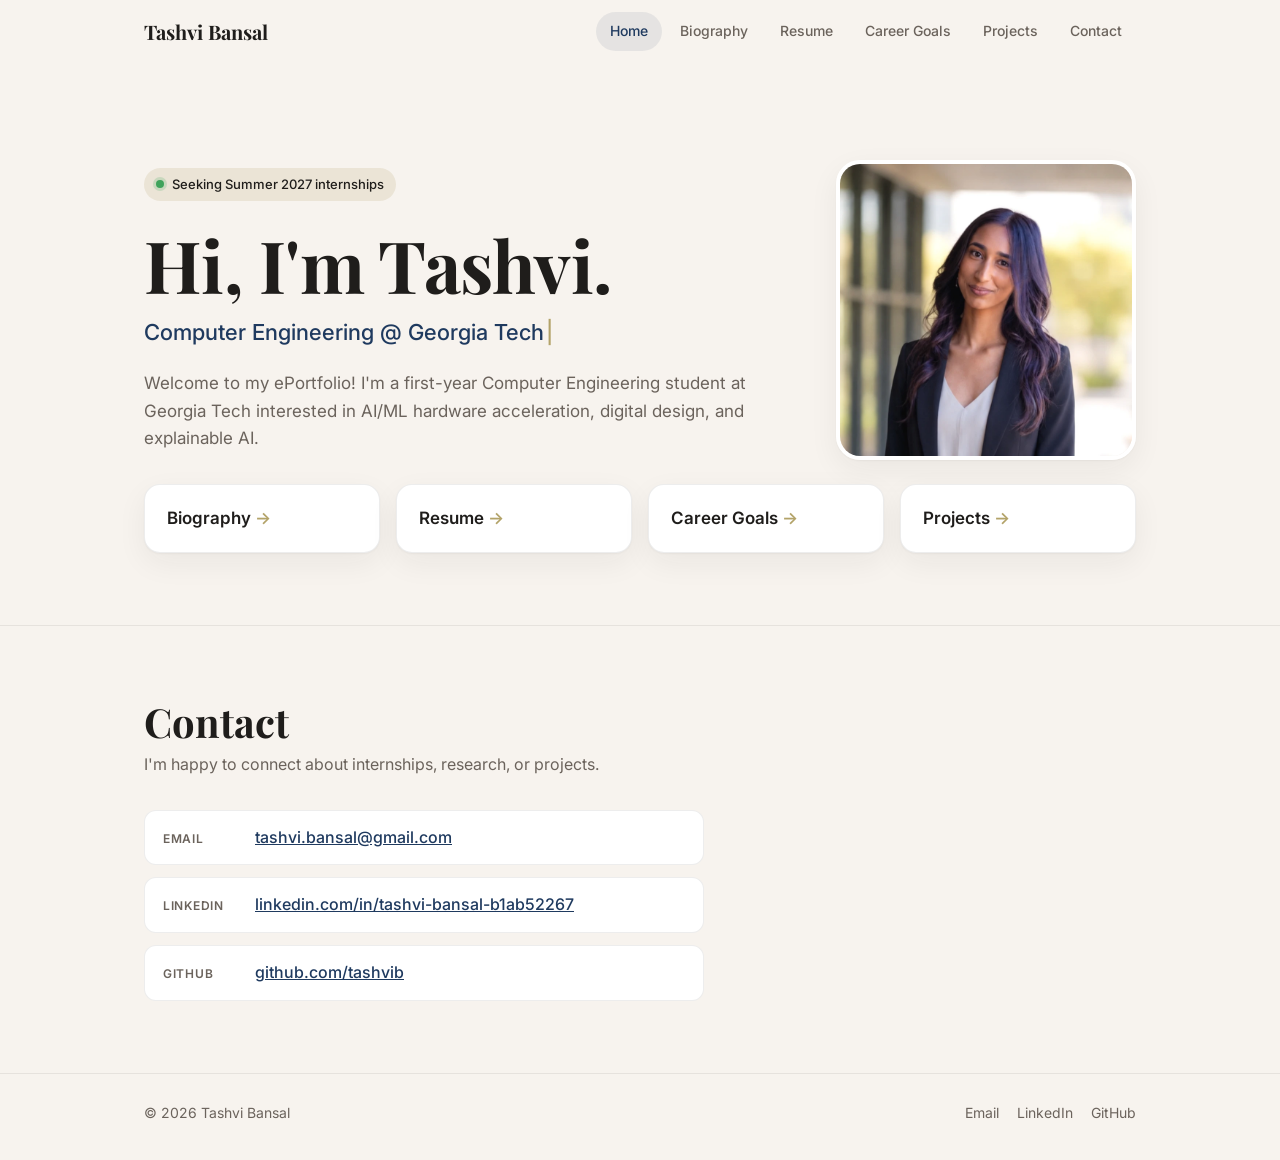
<file: index.html>
<!doctype html>
<html lang="en">
  <head>
    <meta charset="utf-8" />
    <meta name="viewport" content="width=device-width,initial-scale=1" />
    <title>Tashvi Bansal</title>
    <meta name="description" content="Tashvi Bansal, Computer Engineering student at Georgia Tech. ECE 1100 ePortfolio." />
    <link rel="preconnect" href="https://fonts.googleapis.com">
    <link rel="preconnect" href="https://fonts.gstatic.com" crossorigin>
    <link href="https://fonts.googleapis.com/css2?family=Playfair+Display:wght@600;700&family=Inter:wght@400;500;600&display=swap" rel="stylesheet">
    <link rel="stylesheet" href="styles.css?v=30">
  </head>
  <body>
    <header class="site-header">
      <div class="header-inner">
        <a class="brand" href="index.html">Tashvi Bansal</a>
        <nav class="site-nav" aria-label="Pages">
          <a href="index.html" aria-current="page" class="active">Home</a>
          <a href="bio.html">Biography</a>
          <a href="resume.html">Resume</a>
          <a href="goals.html">Career Goals</a>
          <a href="projects.html">Projects</a>
          <a href="index.html#contact">Contact</a>
        </nav>
      </div>
    </header>

    <main>
      <section class="hero">
        <div class="wrap">
          <div class="hero-grid">
          <div class="hero-text">
          <span class="badge">Seeking Summer 2027 internships</span>
          <h1 class="greeting">Hi, I'm Tashvi.</h1>
          <p class="typing" aria-label="Computer Engineering student, researcher, developer">
            <span id="typed-text">Computer Engineering @ Georgia Tech</span><span class="cursor" aria-hidden="true">|</span>
          </p>
          <p class="about-me">Welcome to my ePortfolio! I'm a first-year Computer Engineering student at Georgia Tech interested in AI/ML hardware acceleration, digital design, and explainable AI.</p>
          </div>
          <img class="headshot" src="assets/headshot.webp" alt="Portrait of Tashvi Bansal" width="800" height="800">
          </div>

          <nav class="tile-grid" aria-label="Explore">
            <a class="tile card" href="bio.html">
              <span class="tile-title">Biography</span>
            </a>
            <a class="tile card" href="resume.html">
              <span class="tile-title">Resume</span>
            </a>
            <a class="tile card" href="goals.html">
              <span class="tile-title">Career Goals</span>
            </a>
            <a class="tile card" href="projects.html">
              <span class="tile-title">Projects</span>
            </a>
          </nav>
        </div>
      </section>

      <section id="contact" class="section">
        <div class="wrap">
          <div class="section-head">
            <h2>Contact</h2>
            <p class="section-sub">I'm happy to connect about internships, research, or projects.</p>
          </div>
          <ul class="contact-list">
            <li><span class="contact-label">Email</span><a href="mailto:tashvi.bansal@gmail.com">tashvi.bansal@gmail.com</a></li>
            <li><span class="contact-label">LinkedIn</span><a href="https://www.linkedin.com/in/tashvi-bansal-b1ab52267" target="_blank" rel="noopener noreferrer">linkedin.com/in/tashvi-bansal-b1ab52267</a></li>
            <li><span class="contact-label">GitHub</span><a href="https://github.com/tashvib" target="_blank" rel="noopener noreferrer">github.com/tashvib</a></li>
          </ul>
        </div>
      </section>
    </main>

    <footer class="site-footer">
      <div class="wrap footer-inner">
        <p>© <span id="year"></span> Tashvi Bansal</p>
        <nav class="footer-links" aria-label="Contact">
          <a href="mailto:tashvi.bansal@gmail.com">Email</a>
          <a href="https://www.linkedin.com/in/tashvi-bansal-b1ab52267" target="_blank" rel="noopener noreferrer">LinkedIn</a>
          <a href="https://github.com/tashvib" target="_blank" rel="noopener noreferrer">GitHub</a>
        </nav>
      </div>
    </footer>

    <script src="site.js?v=30"></script>
    <script>
      (function(){
        const typed = document.getElementById('typed-text');
        if(!typed || window.matchMedia('(prefers-reduced-motion: reduce)').matches) return;
        const phrases = ["Computer Engineering @ Georgia Tech", "AI researcher", "Hardware enthusiast", "iOS developer"];
        const TYPING_SPEED = 70, DELETING_SPEED = 35, PAUSE = 2600;
        let phraseIndex = 0, charIndex = phrases[0].length, mode = 'deleting';
        function tick(){
          const current = phrases[phraseIndex];
          if(mode === 'typing'){
            if(charIndex < current.length){ typed.textContent = current.slice(0, ++charIndex); setTimeout(tick, TYPING_SPEED); }
            else { mode = 'deleting'; setTimeout(tick, PAUSE); }
          } else {
            if(charIndex > 0){ typed.textContent = current.slice(0, --charIndex); setTimeout(tick, DELETING_SPEED); }
            else { phraseIndex = (phraseIndex + 1) % phrases.length; mode = 'typing'; setTimeout(tick, TYPING_SPEED * 4); }
          }
        }
        setTimeout(tick, PAUSE);
      })();
    </script>
  </body>
</html>
</file>
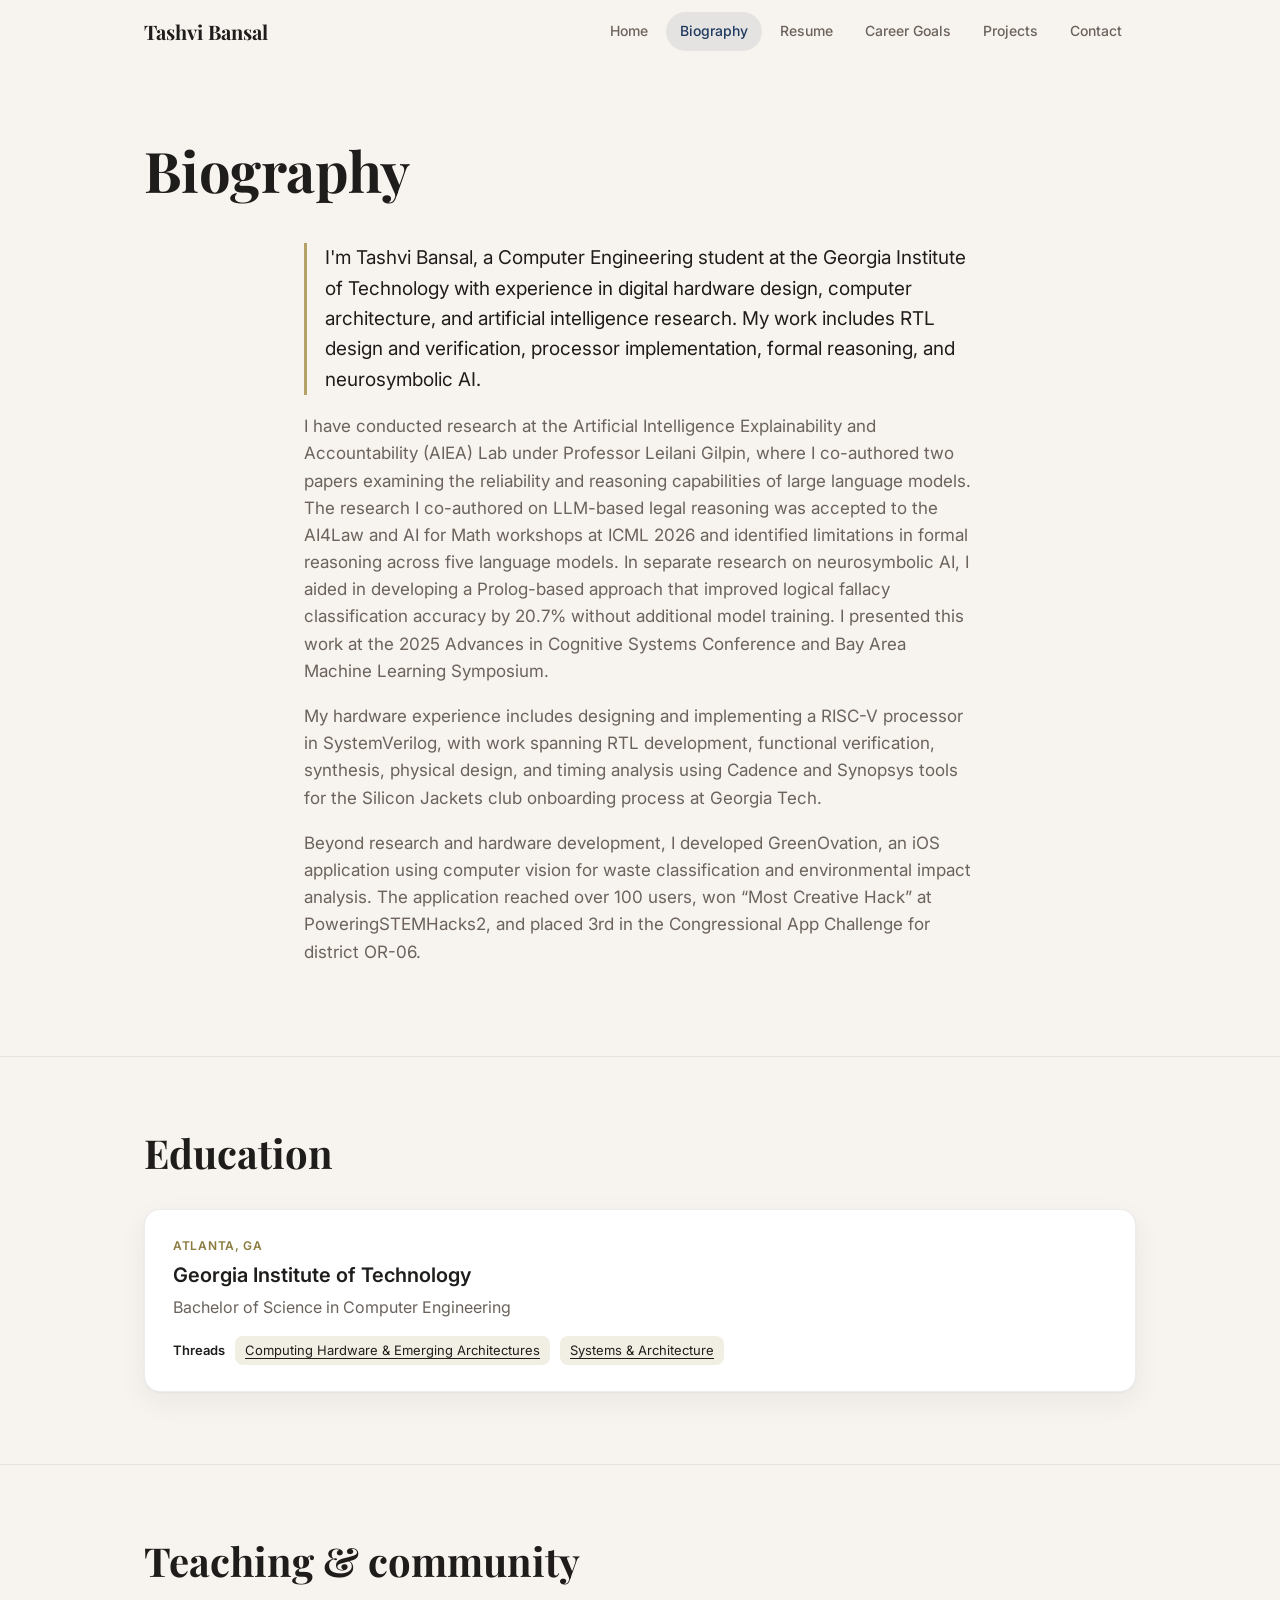
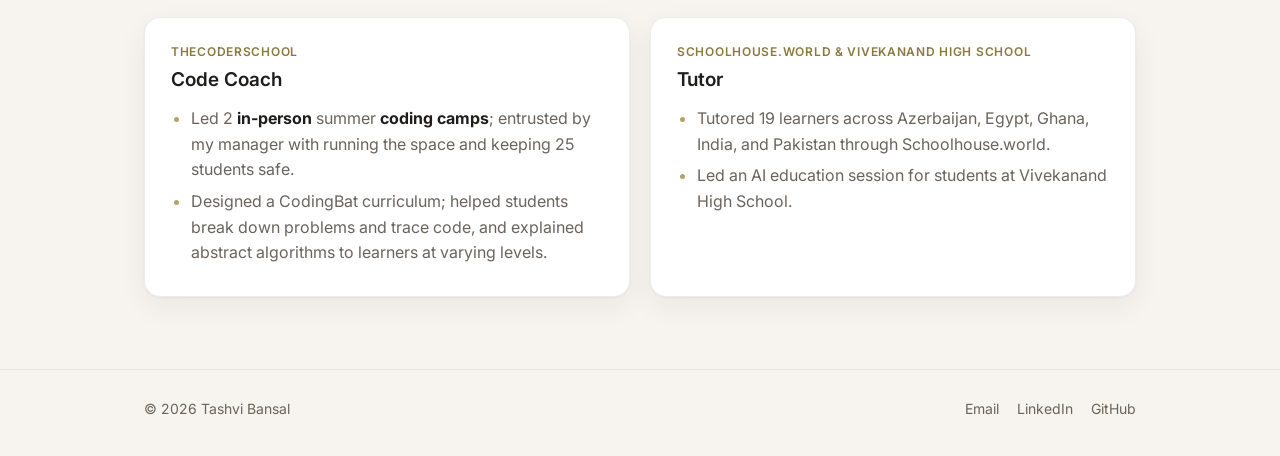
<file: bio.html>
<!doctype html>
<html lang="en">
  <head>
    <meta charset="utf-8" />
    <meta name="viewport" content="width=device-width,initial-scale=1" />
    <title>Biography | Tashvi Bansal</title>
    <meta name="description" content="Tashvi Bansal, Computer Engineering student at Georgia Tech. ECE 1100 ePortfolio." />
    <link rel="preconnect" href="https://fonts.googleapis.com">
    <link rel="preconnect" href="https://fonts.gstatic.com" crossorigin>
    <link href="https://fonts.googleapis.com/css2?family=Playfair+Display:wght@600;700&family=Inter:wght@400;500;600&display=swap" rel="stylesheet">
    <link rel="stylesheet" href="styles.css?v=30">
  </head>
  <body>
    <header class="site-header">
      <div class="header-inner">
        <a class="brand" href="index.html">Tashvi Bansal</a>
        <nav class="site-nav" aria-label="Pages">
          <a href="index.html">Home</a>
          <a href="bio.html" aria-current="page" class="active">Biography</a>
          <a href="resume.html">Resume</a>
          <a href="goals.html">Career Goals</a>
          <a href="projects.html">Projects</a>
          <a href="index.html#contact">Contact</a>
        </nav>
      </div>
    </header>

    <main>
      <section class="page-head">
        <div class="wrap">
          <h1 class="page-title">Biography</h1>
        </div>
      </section>
      <section class="section section-flush">
        <div class="wrap prose">
          <p class="lede">I'm Tashvi Bansal, a Computer Engineering student at the Georgia Institute of Technology with experience in digital hardware design, computer architecture, and artificial intelligence research. My work includes RTL design and verification, processor implementation, formal reasoning, and neurosymbolic AI.</p>

          <p>I have conducted research at the Artificial Intelligence Explainability and Accountability (AIEA) Lab under Professor Leilani Gilpin, where I co-authored two papers examining the reliability and reasoning capabilities of large language models. The research I co-authored on LLM-based legal reasoning was accepted to the AI4Law and AI for Math workshops at ICML 2026 and identified limitations in formal reasoning across five language models. In separate research on neurosymbolic AI, I aided in developing a Prolog-based approach that improved logical fallacy classification accuracy by 20.7% without additional model training. I presented this work at the 2025 Advances in Cognitive Systems Conference and Bay Area Machine Learning Symposium.</p>

          <p>My hardware experience includes designing and implementing a RISC-V processor in SystemVerilog, with work spanning RTL development, functional verification, synthesis, physical design, and timing analysis using Cadence and Synopsys tools for the Silicon Jackets club onboarding process at Georgia Tech.</p>

          <p>Beyond research and hardware development, I developed GreenOvation, an iOS application using computer vision for waste classification and environmental impact analysis. The application reached over 100 users, won &ldquo;Most Creative Hack&rdquo; at PoweringSTEMHacks2, and placed 3rd in the Congressional App Challenge for district OR-06.</p>
        </div>
      </section>

      <section class="section">
        <div class="wrap">
          <div class="section-head">
            <h2>Education</h2>
          </div>
          <article class="card research-card">
            <div class="eyebrow">Atlanta, GA</div>
            <h3 class="card-title">Georgia Institute of Technology</h3>
            <p class="card-text">Bachelor of Science in Computer Engineering</p>
            <div class="conferences">
              <span class="conf-label">Threads</span>
              <ul class="conf-list">
                <li><a href="https://ece.gatech.edu/computing-hardware-emerging-architectures-thread" target="_blank" rel="noopener noreferrer">Computing Hardware &amp; Emerging Architectures</a></li>
                <li><a href="https://ece.gatech.edu/systems-architecture-thread" target="_blank" rel="noopener noreferrer">Systems &amp; Architecture</a></li>
              </ul>
            </div>
          </article>
        </div>
      </section>

      <section class="section">
        <div class="wrap">
          <div class="section-head">
            <h2>Teaching &amp; community</h2>
          </div>
          <div id="community-list" class="community-grid"></div>
        </div>
      </section>
    </main>

    <footer class="site-footer">
      <div class="wrap footer-inner">
        <p>© <span id="year"></span> Tashvi Bansal</p>
        <nav class="footer-links" aria-label="Contact">
          <a href="mailto:tashvi.bansal@gmail.com">Email</a>
          <a href="https://www.linkedin.com/in/tashvi-bansal-b1ab52267" target="_blank" rel="noopener noreferrer">LinkedIn</a>
          <a href="https://github.com/tashvib" target="_blank" rel="noopener noreferrer">GitHub</a>
        </nav>
      </div>
    </footer>

    <script src="site.js?v=30"></script>
  </body>
</html>
</file>
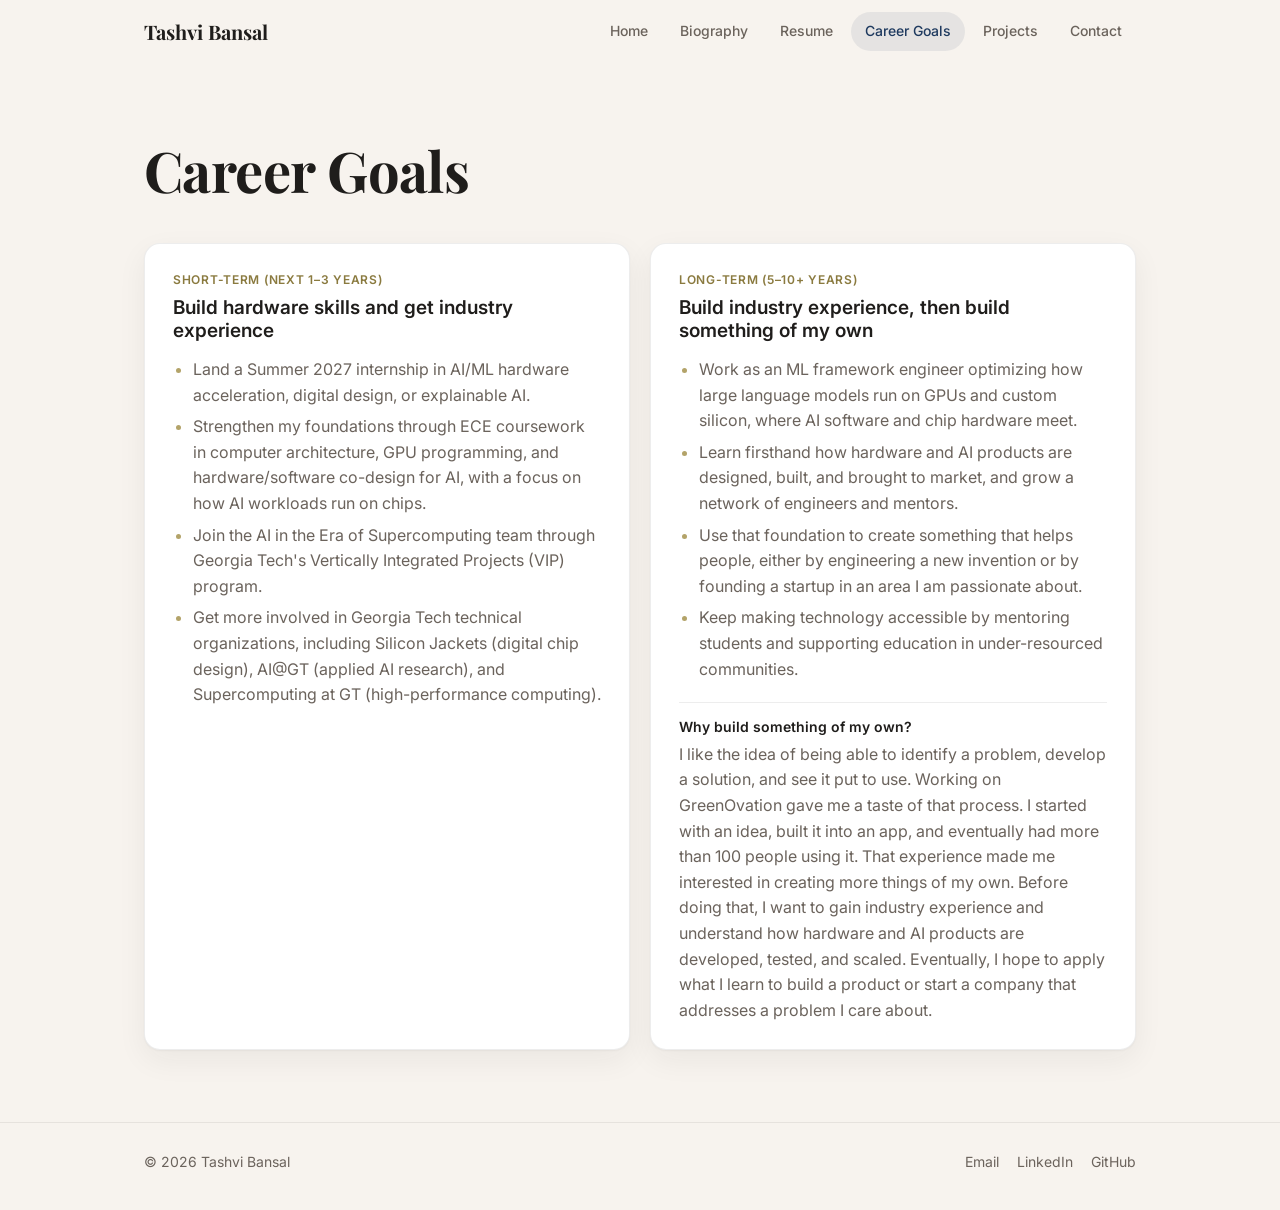
<file: goals.html>
<!doctype html>
<html lang="en">
  <head>
    <meta charset="utf-8" />
    <meta name="viewport" content="width=device-width,initial-scale=1" />
    <title>Career Goals | Tashvi Bansal</title>
    <meta name="description" content="Tashvi Bansal, Computer Engineering student at Georgia Tech. ECE 1100 ePortfolio." />
    <link rel="preconnect" href="https://fonts.googleapis.com">
    <link rel="preconnect" href="https://fonts.gstatic.com" crossorigin>
    <link href="https://fonts.googleapis.com/css2?family=Playfair+Display:wght@600;700&family=Inter:wght@400;500;600&display=swap" rel="stylesheet">
    <link rel="stylesheet" href="styles.css?v=30">
  </head>
  <body>
    <header class="site-header">
      <div class="header-inner">
        <a class="brand" href="index.html">Tashvi Bansal</a>
        <nav class="site-nav" aria-label="Pages">
          <a href="index.html">Home</a>
          <a href="bio.html">Biography</a>
          <a href="resume.html">Resume</a>
          <a href="goals.html" aria-current="page" class="active">Career Goals</a>
          <a href="projects.html">Projects</a>
          <a href="index.html#contact">Contact</a>
        </nav>
      </div>
    </header>

    <main>
      <section class="page-head">
        <div class="wrap">
          <h1 class="page-title">Career Goals</h1>
        </div>
      </section>
      <section class="section section-flush">
        <div class="wrap goals-grid">
          <article class="card goal-card">
            <div class="eyebrow">Short-term (next 1–3 years)</div>
            <h2 class="card-title">Build hardware skills and get industry experience</h2>
            <ul class="points">
              <li>Land a Summer 2027 internship in AI/ML hardware acceleration, digital design, or explainable AI.</li>
              <li>Strengthen my foundations through ECE coursework in computer architecture, GPU programming, and hardware/software co-design for AI, with a focus on how AI workloads run on chips.</li>
              <li>Join the AI in the Era of Supercomputing team through Georgia Tech's Vertically Integrated Projects (VIP) program.</li>
              <li>Get more involved in Georgia Tech technical organizations, including Silicon Jackets (digital chip design), AI@GT (applied AI research), and Supercomputing at GT (high-performance computing).</li>
            </ul>
          </article>

          <article class="card goal-card">
            <div class="eyebrow">Long-term (5–10+ years)</div>
            <h2 class="card-title">Build industry experience, then build something of my own</h2>
            <ul class="points">
              <li>Work as an ML framework engineer optimizing how large language models run on GPUs and custom silicon, where AI software and chip hardware meet.</li>
              <li>Learn firsthand how hardware and AI products are designed, built, and brought to market, and grow a network of engineers and mentors.</li>
              <li>Use that foundation to create something that helps people, either by engineering a new invention or by founding a startup in an area I am passionate about.</li>
              <li>Keep making technology accessible by mentoring students and supporting education in under-resourced communities.</li>
            </ul>
            <div class="goal-why">
              <h3 class="mini-head">Why build something of my own?</h3>
              <p>I like the idea of being able to identify a problem, develop a solution, and see it put to use. Working on GreenOvation gave me a taste of that process. I started with an idea, built it into an app, and eventually had more than 100 people using it. That experience made me interested in creating more things of my own. Before doing that, I want to gain industry experience and understand how hardware and AI products are developed, tested, and scaled. Eventually, I hope to apply what I learn to build a product or start a company that addresses a problem I care about.</p>
            </div>
          </article>
        </div>
      </section>
    </main>

    <footer class="site-footer">
      <div class="wrap footer-inner">
        <p>© <span id="year"></span> Tashvi Bansal</p>
        <nav class="footer-links" aria-label="Contact">
          <a href="mailto:tashvi.bansal@gmail.com">Email</a>
          <a href="https://www.linkedin.com/in/tashvi-bansal-b1ab52267" target="_blank" rel="noopener noreferrer">LinkedIn</a>
          <a href="https://github.com/tashvib" target="_blank" rel="noopener noreferrer">GitHub</a>
        </nav>
      </div>
    </footer>

    <script src="site.js?v=30"></script>
  </body>
</html>
</file>
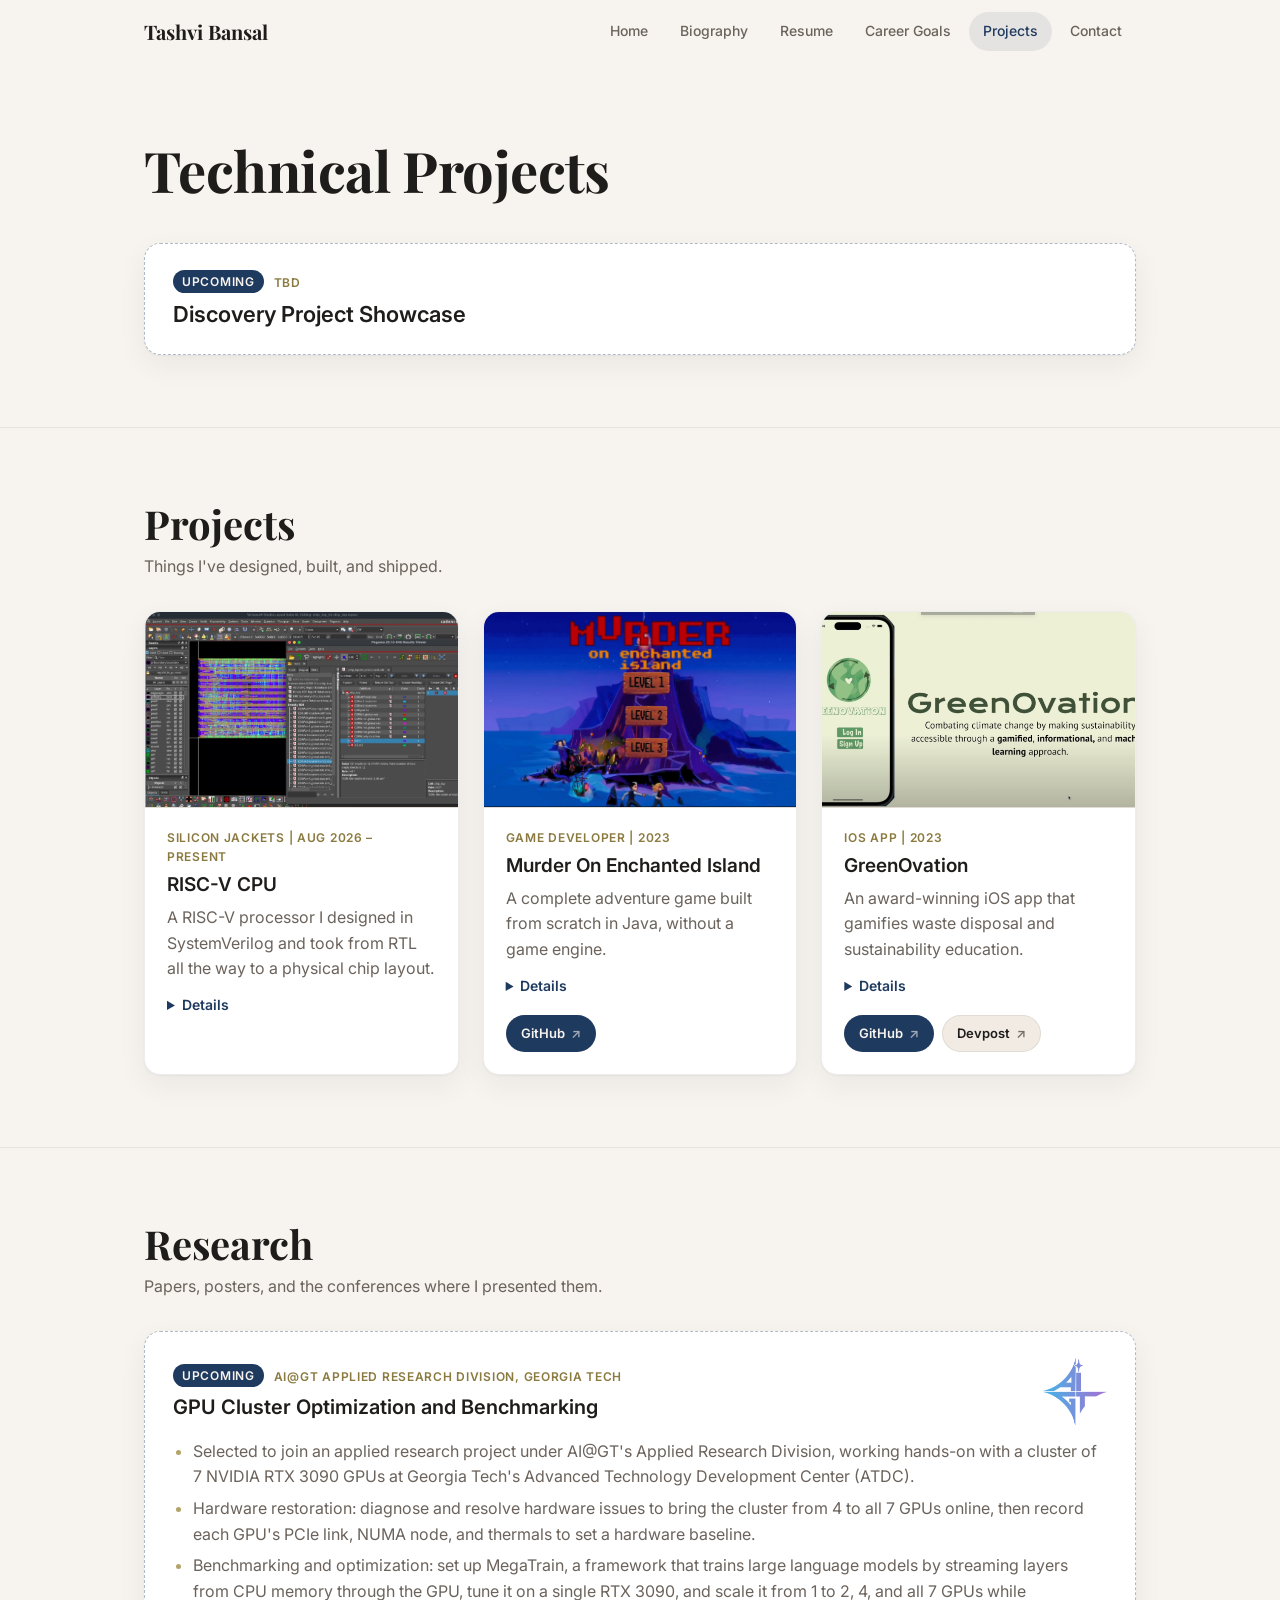
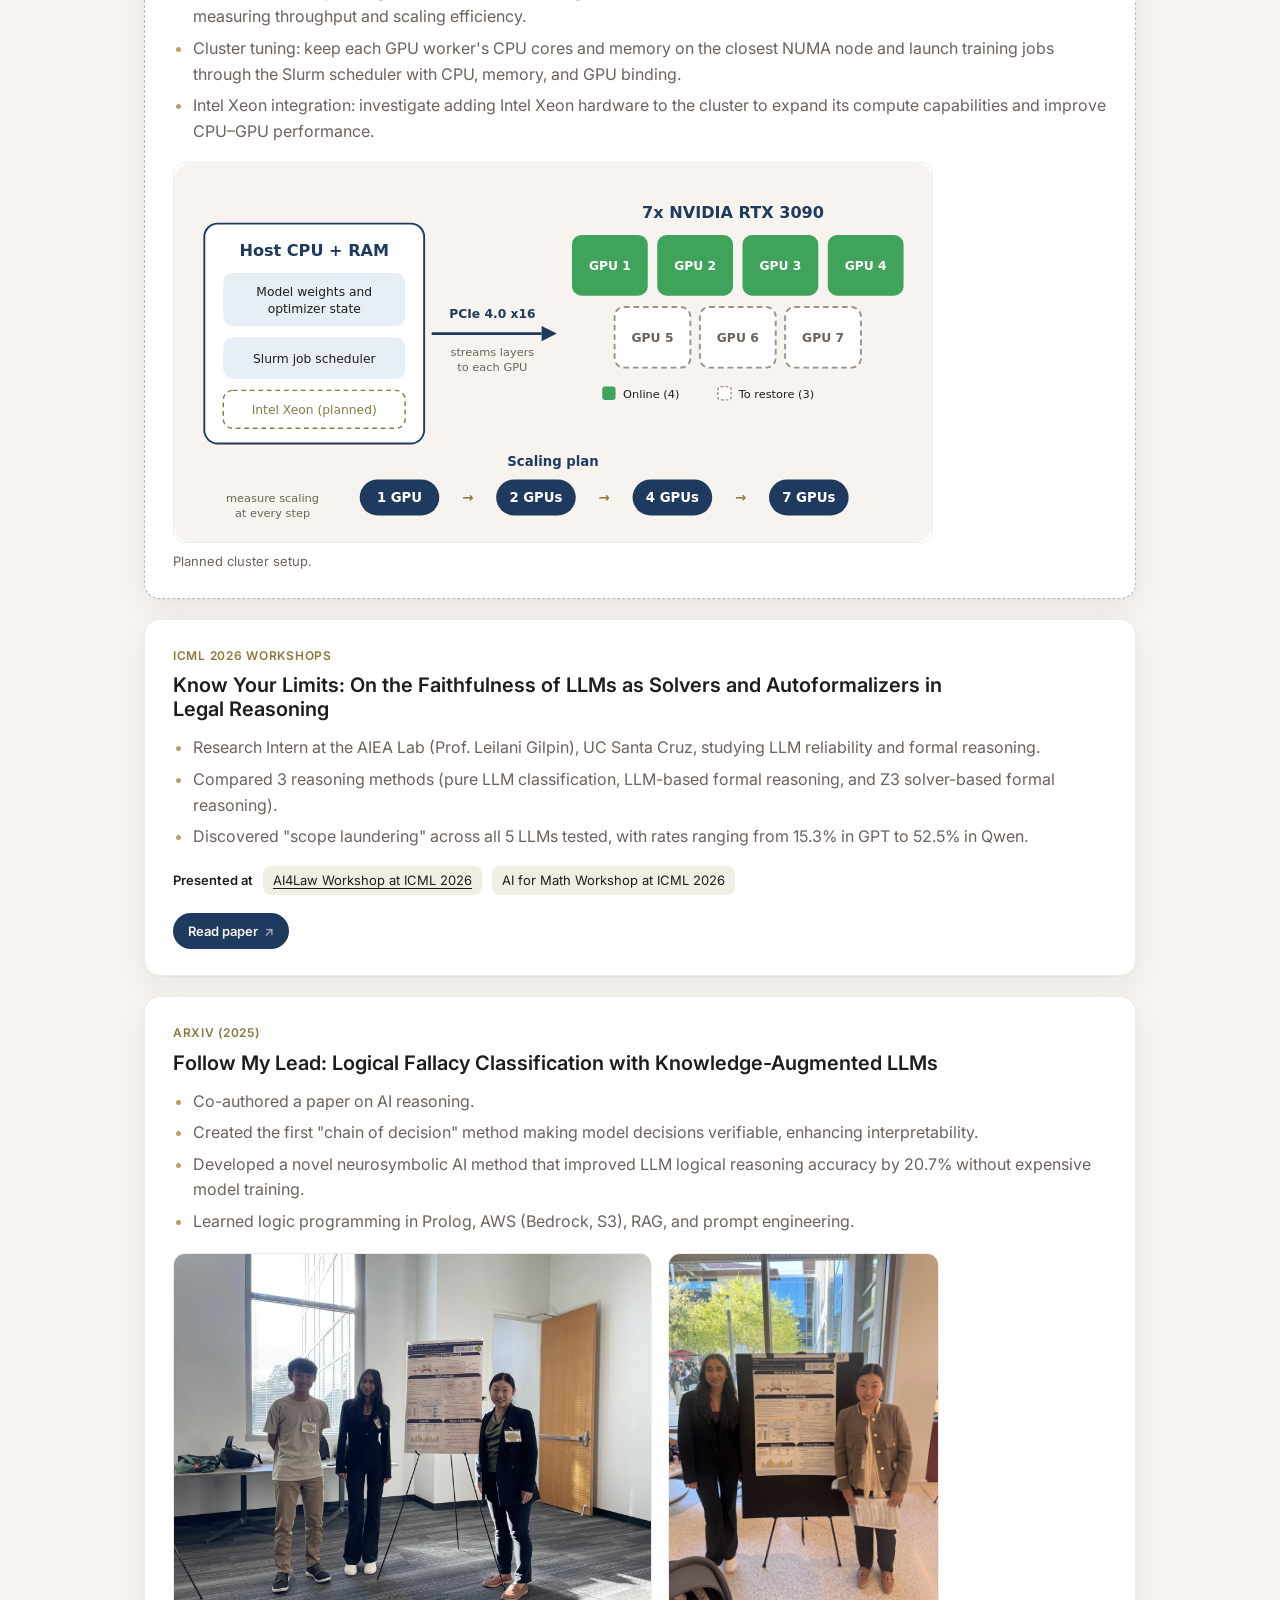
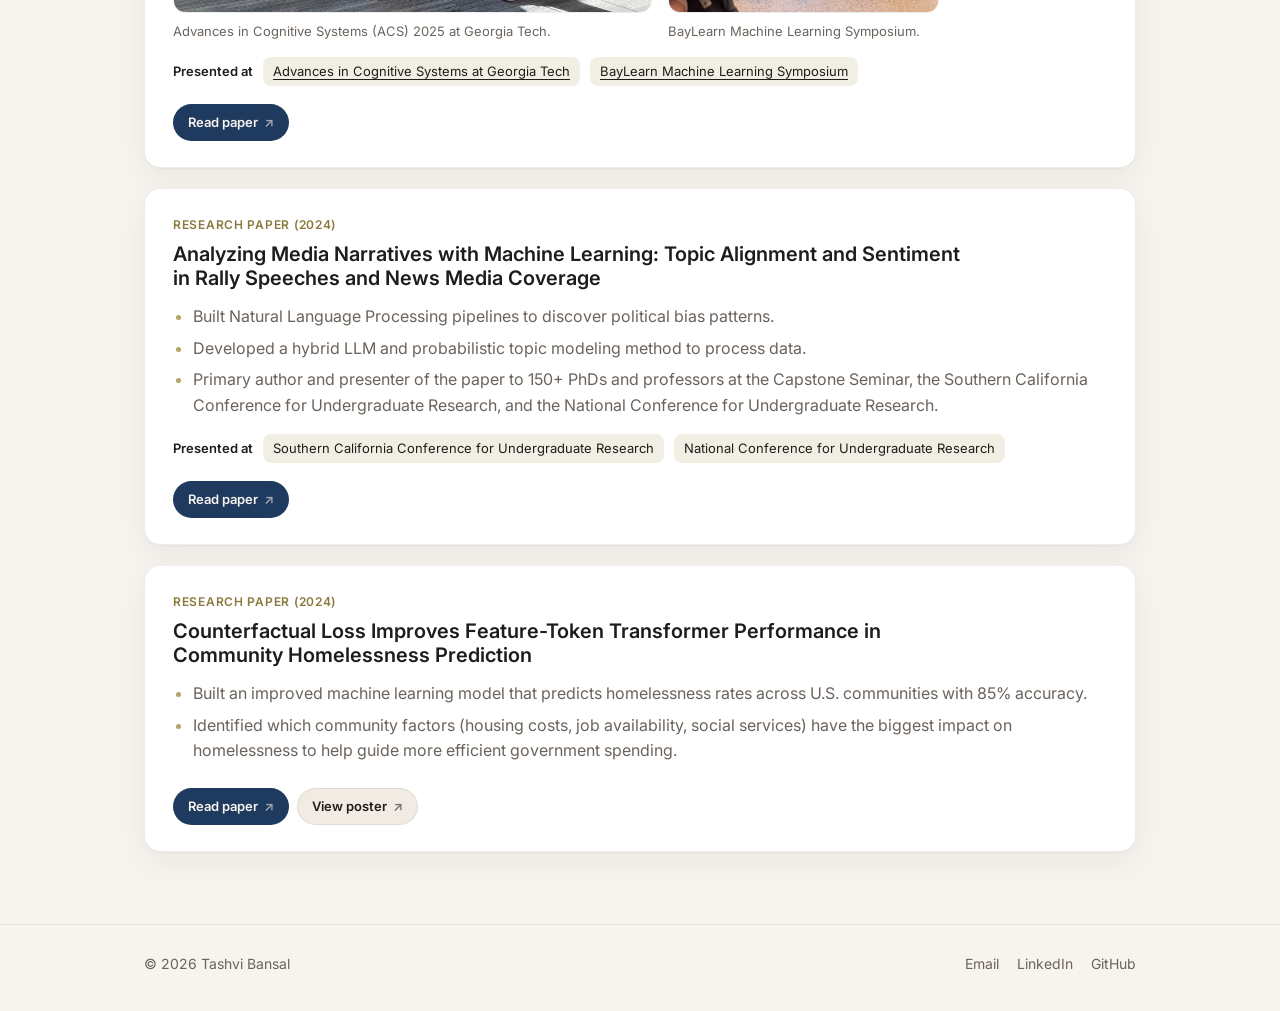
<file: projects.html>
<!doctype html>
<html lang="en">
  <head>
    <meta charset="utf-8" />
    <meta name="viewport" content="width=device-width,initial-scale=1" />
    <title>Projects | Tashvi Bansal</title>
    <meta name="description" content="Tashvi Bansal, Computer Engineering student at Georgia Tech. ECE 1100 ePortfolio." />
    <link rel="preconnect" href="https://fonts.googleapis.com">
    <link rel="preconnect" href="https://fonts.gstatic.com" crossorigin>
    <link href="https://fonts.googleapis.com/css2?family=Playfair+Display:wght@600;700&family=Inter:wght@400;500;600&display=swap" rel="stylesheet">
    <link rel="stylesheet" href="styles.css?v=30">
  </head>
  <body>
    <header class="site-header">
      <div class="header-inner">
        <a class="brand" href="index.html">Tashvi Bansal</a>
        <nav class="site-nav" aria-label="Pages">
          <a href="index.html">Home</a>
          <a href="bio.html">Biography</a>
          <a href="resume.html">Resume</a>
          <a href="goals.html">Career Goals</a>
          <a href="projects.html" aria-current="page" class="active">Projects</a>
          <a href="index.html#contact">Contact</a>
        </nav>
      </div>
    </header>

    <main>
      <section class="page-head">
        <div class="wrap">
          <h1 class="page-title">Technical Projects</h1>
        </div>
      </section>
      <section class="section section-flush">
        <div class="wrap">
          <div id="discovery-feature"></div>
        </div>
      </section>

      <section class="section">
        <div class="wrap">
          <div class="section-head">
            <h2>Projects</h2>
            <p class="section-sub">Things I've designed, built, and shipped.</p>
          </div>
          <div id="projects-list" class="projects-grid"></div>
        </div>
      </section>

      <section class="section">
        <div class="wrap">
          <div class="section-head">
            <h2>Research</h2>
            <p class="section-sub">Papers, posters, and the conferences where I presented them.</p>
          </div>
          <div id="research-list" class="stack"></div>
        </div>
      </section>
    </main>

    <footer class="site-footer">
      <div class="wrap footer-inner">
        <p>© <span id="year"></span> Tashvi Bansal</p>
        <nav class="footer-links" aria-label="Contact">
          <a href="mailto:tashvi.bansal@gmail.com">Email</a>
          <a href="https://www.linkedin.com/in/tashvi-bansal-b1ab52267" target="_blank" rel="noopener noreferrer">LinkedIn</a>
          <a href="https://github.com/tashvib" target="_blank" rel="noopener noreferrer">GitHub</a>
        </nav>
      </div>
    </footer>

    <script src="site.js?v=30"></script>
  </body>
</html>
</file>
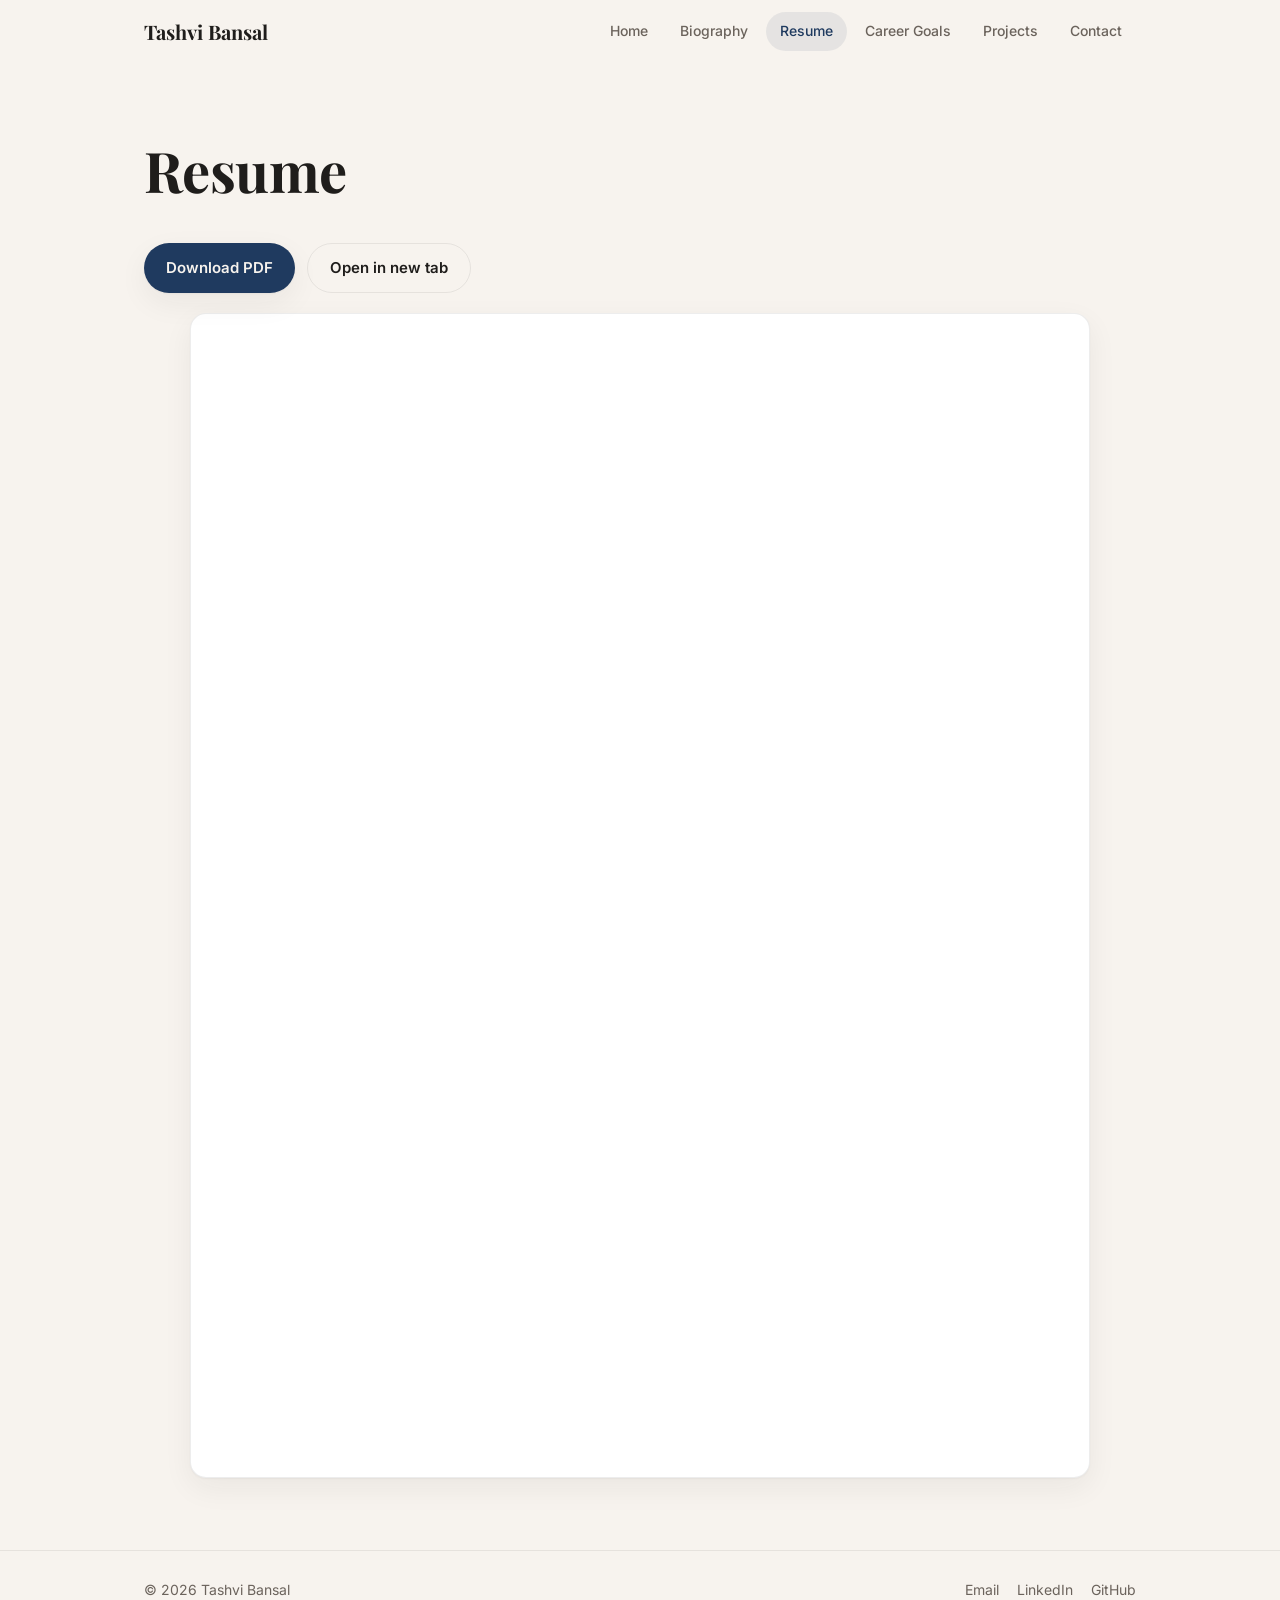
<file: resume.html>
<!doctype html>
<html lang="en">
  <head>
    <meta charset="utf-8" />
    <meta name="viewport" content="width=device-width,initial-scale=1" />
    <title>Resume | Tashvi Bansal</title>
    <meta name="description" content="Tashvi Bansal, Computer Engineering student at Georgia Tech. ECE 1100 ePortfolio." />
    <link rel="preconnect" href="https://fonts.googleapis.com">
    <link rel="preconnect" href="https://fonts.gstatic.com" crossorigin>
    <link href="https://fonts.googleapis.com/css2?family=Playfair+Display:wght@600;700&family=Inter:wght@400;500;600&display=swap" rel="stylesheet">
    <link rel="stylesheet" href="styles.css?v=30">
  </head>
  <body>
    <header class="site-header">
      <div class="header-inner">
        <a class="brand" href="index.html">Tashvi Bansal</a>
        <nav class="site-nav" aria-label="Pages">
          <a href="index.html">Home</a>
          <a href="bio.html">Biography</a>
          <a href="resume.html" aria-current="page" class="active">Resume</a>
          <a href="goals.html">Career Goals</a>
          <a href="projects.html">Projects</a>
          <a href="index.html#contact">Contact</a>
        </nav>
      </div>
    </header>

    <main>
      <section class="page-head">
        <div class="wrap">
          <h1 class="page-title">Resume</h1>
        </div>
      </section>
      <section class="section section-flush">
        <div class="wrap">
          <!-- Resume is hosted on Google Drive. To update it, replace the file in Drive
               (Manage versions → Upload new version) so the link stays the same. -->
          <div class="hero-actions resume-actions">
            <a class="btn btn-primary" href="https://drive.google.com/uc?export=download&amp;id=18EPO5okhWRMvDSW4rKbElCLieawOoDcj">Download PDF</a>
            <a class="btn btn-ghost" href="https://drive.google.com/file/d/18EPO5okhWRMvDSW4rKbElCLieawOoDcj/view" target="_blank" rel="noopener noreferrer">Open in new tab</a>
          </div>
          <div class="resume-frame card">
            <iframe width="100%" height="100%" src="https://drive.google.com/file/d/18EPO5okhWRMvDSW4rKbElCLieawOoDcj/preview" title="Tashvi Bansal resume" allow="autoplay" loading="lazy"></iframe>
          </div>
        </div>
      </section>
    </main>

    <footer class="site-footer">
      <div class="wrap footer-inner">
        <p>© <span id="year"></span> Tashvi Bansal</p>
        <nav class="footer-links" aria-label="Contact">
          <a href="mailto:tashvi.bansal@gmail.com">Email</a>
          <a href="https://www.linkedin.com/in/tashvi-bansal-b1ab52267" target="_blank" rel="noopener noreferrer">LinkedIn</a>
          <a href="https://github.com/tashvib" target="_blank" rel="noopener noreferrer">GitHub</a>
        </nav>
      </div>
    </footer>

    <script src="site.js?v=30"></script>
  </body>
</html>
</file>
<file: styles.css>
/* ---------------------------------------------------------------
   Theme tokens
   --------------------------------------------------------------- */
:root{
  --bg: #f7f3ee;
  --surface: #ffffff;
  --surface-2: #f1ebe3;
  --text: #1f1d1b;
  --muted: #6b635c;
  --border: rgba(31, 29, 27, 0.08);
  --accent: #1f3a5f;        /* deep navy */
  --accent-soft: rgba(31, 58, 95, 0.08);
  --gold: #b3a369;          /* Georgia Tech gold */
  --gold-soft: rgba(179, 163, 105, 0.18);
  --shadow: 0 1px 2px rgba(31, 29, 27, 0.04), 0 10px 30px rgba(31, 29, 27, 0.06);
  --shadow-hover: 0 2px 4px rgba(31, 29, 27, 0.05), 0 18px 40px rgba(31, 29, 27, 0.10);
  --radius: 16px;
  --header-h: 64px;
  --wrap: 1040px;
}

@media (prefers-color-scheme: dark){
  :root{
    --bg: #141312;
    --surface: #1d1b19;
    --surface-2: #26231f;
    --text: #f1ece6;
    --muted: #a59d94;
    --border: rgba(255, 255, 255, 0.08);
    --accent: #9cb8e0;
    --accent-soft: rgba(156, 184, 224, 0.12);
    --gold: #d4c48a;
    --gold-soft: rgba(212, 196, 138, 0.14);
    --shadow: 0 1px 2px rgba(0, 0, 0, 0.3), 0 10px 30px rgba(0, 0, 0, 0.25);
    --shadow-hover: 0 2px 4px rgba(0, 0, 0, 0.35), 0 18px 40px rgba(0, 0, 0, 0.35);
  }
}

/* ---------------------------------------------------------------
   Base
   --------------------------------------------------------------- */
*{box-sizing:border-box}
html{scroll-behavior:smooth; scroll-padding-top:calc(var(--header-h) + 16px)}
body{
  margin:0;
  font-family:Inter, system-ui, -apple-system, "Segoe UI", Roboto, "Helvetica Neue", Arial, sans-serif;
  font-size:16px;
  line-height:1.6;
  background:var(--bg);
  color:var(--text);
  -webkit-font-smoothing:antialiased;
}
img{max-width:100%; display:block}
a{color:var(--accent)}
h1, h2, h3{line-height:1.2; margin:0}
.wrap{max-width:var(--wrap); margin:0 auto; padding:0 24px}

/* ---------------------------------------------------------------
   Header / nav
   --------------------------------------------------------------- */
.site-header{
  position:sticky; top:0; z-index:10;
  height:var(--header-h);
  background:color-mix(in srgb, var(--bg) 82%, transparent);
  backdrop-filter:saturate(1.4) blur(12px);
  -webkit-backdrop-filter:saturate(1.4) blur(12px);
  border-bottom:1px solid transparent;
  transition:border-color 200ms ease;
}
.site-header.scrolled{border-bottom-color:var(--border)}
.header-inner{
  max-width:var(--wrap); height:100%; margin:0 auto; padding:0 24px;
  display:flex; align-items:center; justify-content:space-between; gap:16px;
}
.brand{
  font-family:'Playfair Display', Georgia, serif; font-weight:700; font-size:20px;
  color:var(--text); text-decoration:none; white-space:nowrap;
}
.site-nav{display:flex; gap:4px}
.site-nav a{
  padding:8px 14px; border-radius:999px;
  font-size:14px; font-weight:500; color:var(--muted); text-decoration:none;
  transition:color 150ms ease, background 150ms ease;
}
.site-nav a:hover{color:var(--text); background:var(--accent-soft)}
.site-nav a.active{color:var(--accent); background:var(--accent-soft)}

/* ---------------------------------------------------------------
   Hero
   --------------------------------------------------------------- */
.hero{padding:96px 0 72px}
.badge{
  display:inline-flex; align-items:center; gap:8px;
  padding:6px 12px; border-radius:999px;
  background:var(--gold-soft); color:var(--text);
  font-size:13px; font-weight:500;
}
.badge::before{
  content:""; width:8px; height:8px; border-radius:50%;
  background:#3fa35b; box-shadow:0 0 0 3px rgba(63, 163, 91, 0.2);
}
.greeting{
  font-family:'Playfair Display', Georgia, serif; font-weight:700;
  font-size:clamp(44px, 7vw, 72px); letter-spacing:-0.01em;
  margin:20px 0 8px;
}
.typing{font-size:clamp(18px, 2.4vw, 22px); color:var(--accent); font-weight:500; margin:0 0 20px; min-height:1.6em}
.cursor{display:inline-block; margin-left:2px; color:var(--gold); animation:blink 1s steps(1) infinite}
@keyframes blink{50%{opacity:0}}
.about-me{max-width:68ch; color:var(--muted); font-size:17px; margin:0 0 24px}

.focus-tags{display:flex; flex-wrap:wrap; gap:8px; list-style:none; padding:0; margin:0 0 32px}
.focus-tags li{
  padding:6px 12px; border-radius:999px; font-size:13px; font-weight:500;
  background:var(--surface); border:1px solid var(--border); color:var(--text);
}

.hero-actions{display:flex; flex-wrap:wrap; gap:12px}
.btn{
  display:inline-flex; align-items:center; justify-content:center;
  padding:12px 22px; border-radius:999px;
  font-size:15px; font-weight:600; text-decoration:none;
  transition:transform 150ms ease, background 150ms ease, box-shadow 150ms ease;
}
.btn:hover{transform:translateY(-1px)}
.btn-primary{background:var(--accent); color:var(--bg); box-shadow:var(--shadow)}
.btn-ghost{background:transparent; color:var(--text); border:1px solid var(--border)}
.btn-ghost:hover{background:var(--surface)}

/* ---------------------------------------------------------------
   Sections
   --------------------------------------------------------------- */
.section{padding:72px 0; border-top:1px solid var(--border)}
.section-head{margin-bottom:32px}
.section-head h2{font-family:'Playfair Display', Georgia, serif; font-size:clamp(30px, 4vw, 40px); font-weight:700}
.section-sub{color:var(--muted); margin:6px 0 0}

/* ---------------------------------------------------------------
   Cards
   --------------------------------------------------------------- */
.card{
  background:var(--surface); border:1px solid var(--border); border-radius:var(--radius);
  box-shadow:var(--shadow);
  transition:transform 200ms ease, box-shadow 200ms ease;
}
.card:hover{transform:translateY(-2px); box-shadow:var(--shadow-hover)}
.card-title{font-size:19px; font-weight:600}
.card-text{color:var(--muted); margin:8px 0 0}
.eyebrow{
  font-size:12px; font-weight:600; letter-spacing:0.06em; text-transform:uppercase;
  color:var(--gold); margin-bottom:8px;
}
@media (prefers-color-scheme: light){ .eyebrow{color:#8a7a3f} }

.points{margin:14px 0 0; padding-left:20px; color:var(--muted)}
.points li{margin-bottom:6px}
.points li::marker{color:var(--gold)}
.points strong{color:var(--text)}

/* link chips */
.link-row{display:flex; flex-wrap:wrap; gap:8px; margin-top:auto; padding-top:18px}
.chip-link{
  display:inline-flex; align-items:center;
  padding:7px 14px; border-radius:999px;
  font-size:13px; font-weight:600; text-decoration:none;
  background:var(--surface-2); color:var(--text); border:1px solid var(--border);
  transition:background 150ms ease, color 150ms ease;
}
.chip-link::after{content:"↗"; margin-left:6px; opacity:0.6}
.chip-link:hover{background:var(--accent-soft); color:var(--accent)}
.chip-link.is-dark{background:var(--accent); color:var(--bg); border-color:transparent}
.chip-link.is-dark:hover{opacity:0.9}

/* projects */
.projects-grid{display:grid; grid-template-columns:repeat(auto-fill, minmax(290px, 1fr)); gap:24px}
.project-card{display:flex; flex-direction:column; overflow:hidden}
.project-image{aspect-ratio:16 / 10; background:var(--surface-2); overflow:hidden; border-bottom:1px solid var(--border)}
.project-image img{width:100%; height:100%; object-fit:cover; transition:transform 400ms ease}
.project-card:hover .project-image img{transform:scale(1.03)}
.project-body{display:flex; flex-direction:column; flex:1; padding:20px 22px 22px}
.project-card.is-wide{grid-column:1 / -1; display:grid; grid-template-columns:minmax(0, 2fr) minmax(0, 3fr)}
.project-card.is-wide .project-image{aspect-ratio:auto; min-height:100%; border-bottom:none; border-right:1px solid var(--border)}
.project-card.is-wide .project-body{padding:26px 28px}
/* wide card with a real screenshot: show the whole image on top, uncropped */
.project-card.is-wide.has-image{grid-template-columns:1fr}
.project-card.is-wide.has-image .project-image{border-right:none; border-bottom:1px solid var(--border); background:#1b1b1b}
.project-card.is-wide.has-image .project-image img{height:auto; object-fit:contain}
.project-image.is-placeholder{
  display:flex; align-items:center; justify-content:center; min-height:200px;
  background:
    linear-gradient(var(--border) 1px, transparent 1px) 0 0 / 22px 22px,
    linear-gradient(90deg, var(--border) 1px, transparent 1px) 0 0 / 22px 22px,
    linear-gradient(135deg, var(--accent-soft), var(--gold-soft));
}
.placeholder-label{font-family:'Playfair Display', Georgia, serif; font-weight:700; font-size:clamp(24px, 3vw, 34px); color:var(--accent)}
.card-details{margin-top:12px}
.card-details summary{cursor:pointer; font-size:14px; font-weight:600; color:var(--accent); width:max-content}
.card-details .points{margin-top:8px; font-size:14px}
.tag-list{display:flex; flex-wrap:wrap; gap:6px; list-style:none; padding:0; margin:16px 0 0}
.tag-list li{font-size:12px; font-weight:500; padding:4px 10px; border-radius:999px; background:var(--surface-2); border:1px solid var(--border); color:var(--text)}

/* research */
.stack{display:flex; flex-direction:column; gap:20px}
.research-card{padding:26px 28px}
.research-card .card-title{font-size:20px; max-width:62ch}
.research-head{display:flex; align-items:center; justify-content:space-between; gap:20px}
.org-logo{width:64px; height:auto; flex:0 0 auto}
.research-figures{margin-top:18px}
.research-figure{margin:0; max-width:760px}
.research-figure img{width:100%; height:auto; border-radius:12px; border:1px solid var(--border)}
/* several photos: same height side by side, nothing cropped */
.research-figures.is-multi{display:flex; flex-wrap:wrap; gap:16px; align-items:flex-start}
.research-figures.is-multi .research-figure{flex:0 0 auto}
.research-figures.is-multi .research-figure img{height:360px; width:auto; max-width:100%}
.research-figure figcaption{margin-top:8px; font-size:13px; color:var(--muted)}
.conferences{margin-top:16px; display:flex; flex-wrap:wrap; align-items:baseline; gap:8px 10px}
.conf-label{font-size:13px; font-weight:600; color:var(--text)}
.conf-list{display:contents; list-style:none}
.conf-list li{
  font-size:13px; padding:4px 10px; border-radius:8px;
  background:var(--gold-soft); color:var(--text);
}
.conf-list a{color:inherit; text-decoration:none; border-bottom:1px solid currentColor}

/* community */
.community-grid{display:grid; grid-template-columns:repeat(auto-fit, minmax(300px, 1fr)); gap:20px}
.community-card{padding:24px 26px}

/* ---------------------------------------------------------------
   Multi-page additions
   --------------------------------------------------------------- */
.page-head{padding:72px 0 8px}
.page-title{font-family:'Playfair Display', Georgia, serif; font-weight:700; font-size:clamp(36px, 5.5vw, 56px); letter-spacing:-0.01em}
.section-flush{border-top:none; padding-top:32px}

/* home hero with headshot */
.hero-grid{display:grid; grid-template-columns:1fr 300px; gap:48px; align-items:center; margin-bottom:24px}
.hero-text .about-me{margin-bottom:0}
.headshot{width:100%; height:auto; aspect-ratio:1; object-fit:cover; border-radius:24px; box-shadow:var(--shadow); border:4px solid var(--surface)}

/* "Upcoming" research tag */
.status-pill{
  display:inline-block; margin-right:10px; padding:2px 9px; border-radius:999px;
  background:var(--accent); color:var(--bg); letter-spacing:0.06em; vertical-align:1px;
}
.research-card.is-upcoming{border-style:dashed; border-color:color-mix(in srgb, var(--accent) 35%, transparent)}

/* contact */
.contact-list{list-style:none; padding:0; margin:0; display:grid; gap:12px; max-width:560px}
.contact-list li{display:flex; flex-wrap:wrap; align-items:baseline; gap:4px 16px; padding:14px 18px; background:var(--surface); border:1px solid var(--border); border-radius:12px}
.contact-label{min-width:76px; font-size:12px; font-weight:600; letter-spacing:0.06em; text-transform:uppercase; color:var(--muted)}
.contact-list a{font-weight:500; overflow-wrap:anywhere}
.footer-links{display:flex; gap:18px}

/* home tiles */
.tile-grid{display:grid; grid-template-columns:repeat(auto-fit, minmax(210px, 1fr)); gap:16px; margin-top:8px}
.tile{display:flex; flex-direction:column; gap:6px; padding:20px 22px; text-decoration:none; color:var(--text)}
.tile-title{font-weight:600; font-size:17px}
.tile-title::after{content:" →"; color:var(--gold)}
.tile-text{color:var(--muted); font-size:14px}

/* bio */
.prose{max-width:72ch}
.prose p{color:var(--muted); font-size:17px; margin:0 0 18px}
.prose .lede{color:var(--text); font-size:19px; border-left:3px solid var(--gold); padding-left:18px}

/* resume */
.resume-actions{margin-bottom:20px}
.resume-frame{overflow:hidden; width:100%; aspect-ratio:8.5 / 11; max-width:900px; margin:0 auto}
.resume-frame:hover{transform:none}
.resume-frame iframe{width:100%; height:100%; display:block; border:0}
.resume-fallback{padding:24px; color:var(--muted)}

/* goals */
.goals-grid{display:grid; grid-template-columns:repeat(auto-fit, minmax(300px, 1fr)); gap:20px}
.goal-card{padding:26px 28px}
.goal-why{margin-top:20px; padding-top:16px; border-top:1px solid var(--border)}
.goal-why .mini-head{margin:0 0 6px}
.goal-why p{margin:0; color:var(--muted)}

/* featured discovery project */
.featured-card{display:grid; grid-template-columns:1.1fr 1fr; overflow:hidden; border-color:var(--gold-soft)}
.featured-media{background:var(--surface-2); min-height:260px; display:flex; align-items:center; justify-content:center}
.featured-media img{width:100%; height:100%; object-fit:cover}
.featured-media iframe{width:100%; height:100%; min-height:260px; border:0}
.media-placeholder{color:var(--muted); font-size:14px}
.featured-body{padding:26px 28px; display:flex; flex-direction:column}
.featured-body .card-title{font-size:22px}
.featured-card.is-upcoming, .featured-card.no-media{grid-template-columns:1fr}
.featured-card.is-upcoming{border-style:dashed; border-color:color-mix(in srgb, var(--accent) 35%, transparent)}
.mini-head{font-size:14px; font-weight:600; margin:18px 0 0}

/* ---------------------------------------------------------------
   Footer
   --------------------------------------------------------------- */
.site-footer{border-top:1px solid var(--border); padding:28px 0 36px; color:var(--muted); font-size:14px}
.footer-inner{display:flex; justify-content:space-between; align-items:center; gap:16px}
.footer-inner p{margin:0}
.footer-inner a{color:var(--muted); text-decoration:none}
.footer-inner a:hover{color:var(--accent)}

/* ---------------------------------------------------------------
   Reveal-on-scroll
   --------------------------------------------------------------- */
.reveal{opacity:0; transform:translateY(14px); transition:opacity 500ms ease, transform 500ms ease, box-shadow 200ms ease}
.reveal.visible{opacity:1; transform:none}
.reveal.visible:hover{transform:translateY(-2px)}

@media (prefers-reduced-motion: reduce){
  html{scroll-behavior:auto}
  .reveal{opacity:1; transform:none; transition:none}
  .cursor{animation:none}
  .card, .btn, .project-image img{transition:none}
}

/* ---------------------------------------------------------------
   Small screens
   --------------------------------------------------------------- */
@media (max-width:640px){
  :root{--header-h:auto}
  .site-header{height:auto}
  .header-inner{flex-direction:column; align-items:flex-start; gap:6px; padding:12px 16px 8px}
  .site-nav{width:100%; flex-wrap:wrap; margin-left:-10px}
  .site-nav::-webkit-scrollbar{display:none}
  .site-nav a{padding:6px 10px; flex:0 0 auto}
  html{scroll-padding-top:110px}
  .wrap{padding:0 16px}
  .hero{padding:48px 0 48px}
  .section{padding:52px 0}
  .research-card, .community-card, .goal-card, .featured-body{padding:20px}
  .page-head{padding:40px 0 0}
  .featured-card{grid-template-columns:1fr}
  .project-card.is-wide{grid-template-columns:1fr}
  .org-logo{width:48px}
  .research-figures.is-multi .research-figure{flex:1 1 100%}
  .research-figures.is-multi .research-figure img{height:auto; width:100%}
  .project-card.is-wide .project-image{border-right:none; border-bottom:1px solid var(--border); min-height:160px}
  .project-card.is-wide .project-body{padding:20px}
  .hero-grid{grid-template-columns:1fr; gap:28px}
  .headshot{width:180px; order:-1; border-radius:50%}
  .resume-frame{aspect-ratio:8.5 / 11.5}
  .projects-grid, .community-grid, .goals-grid{grid-template-columns:1fr}
}
</file>
